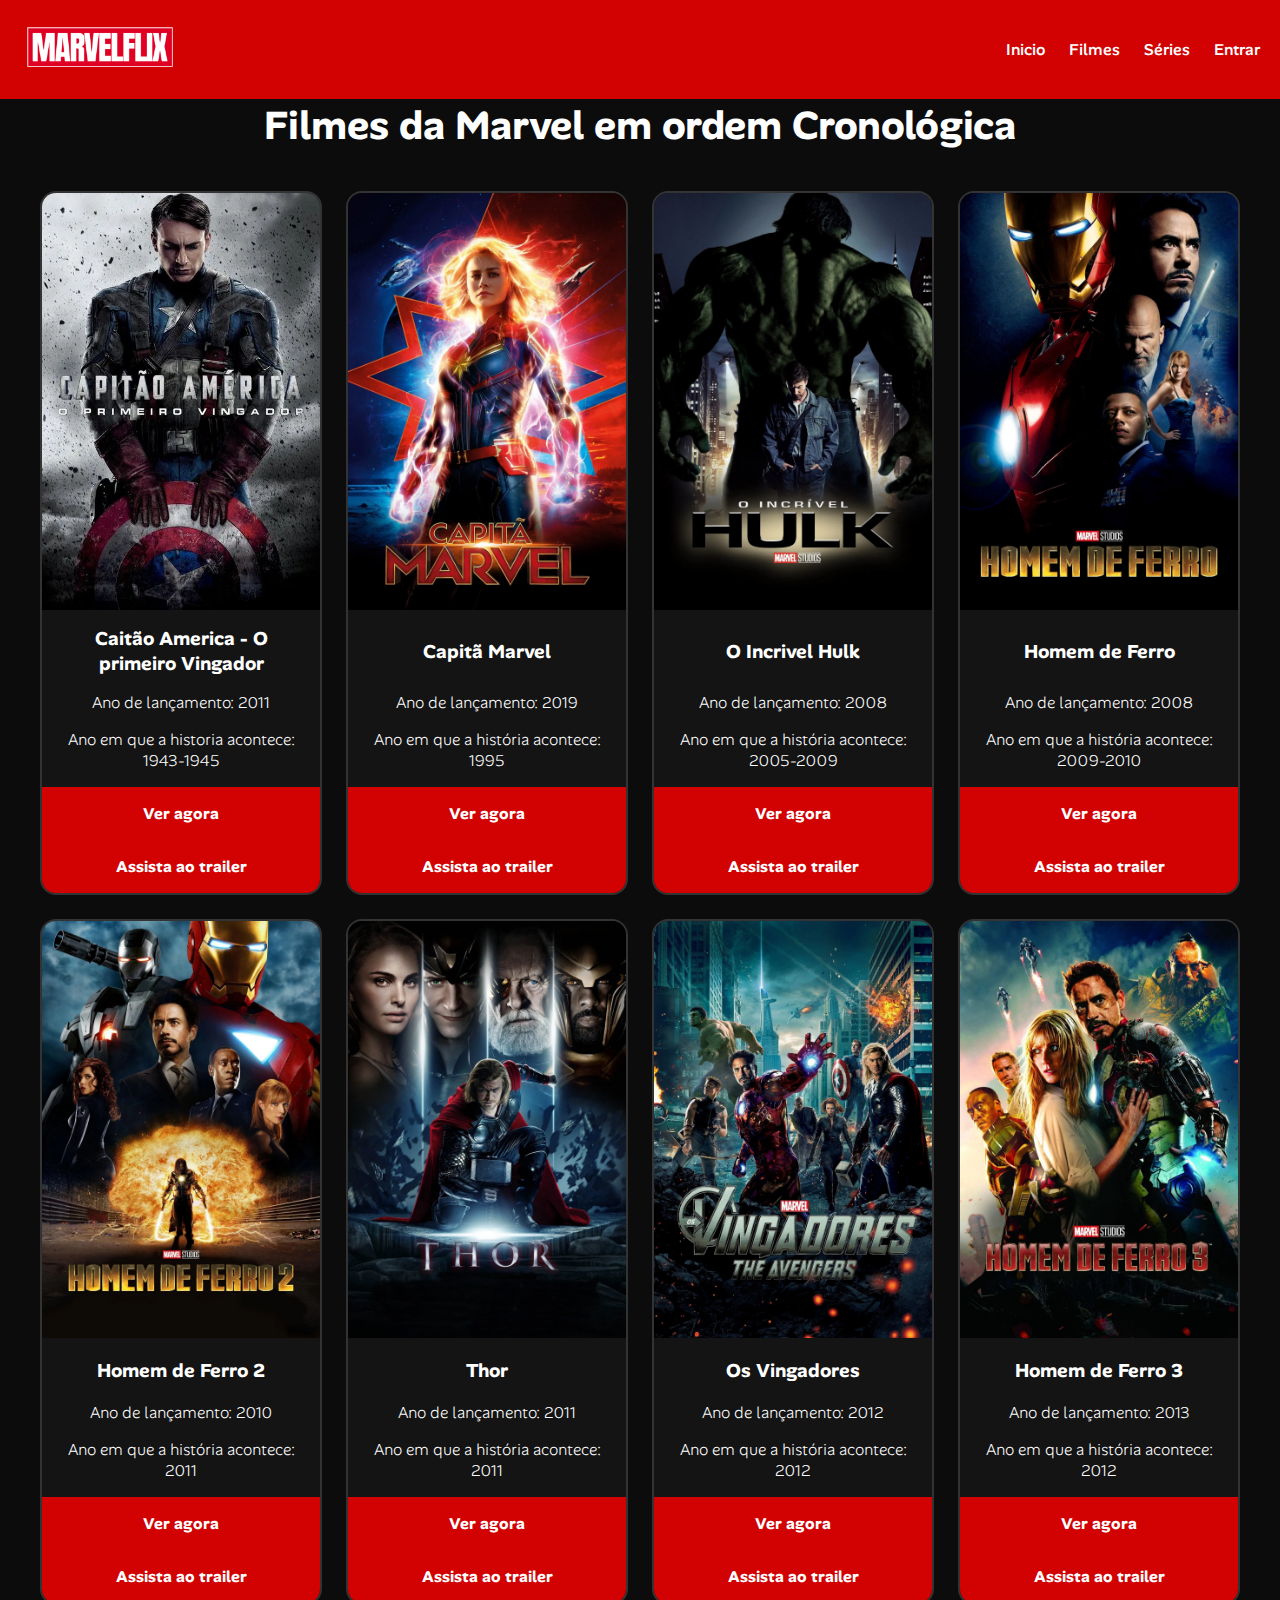
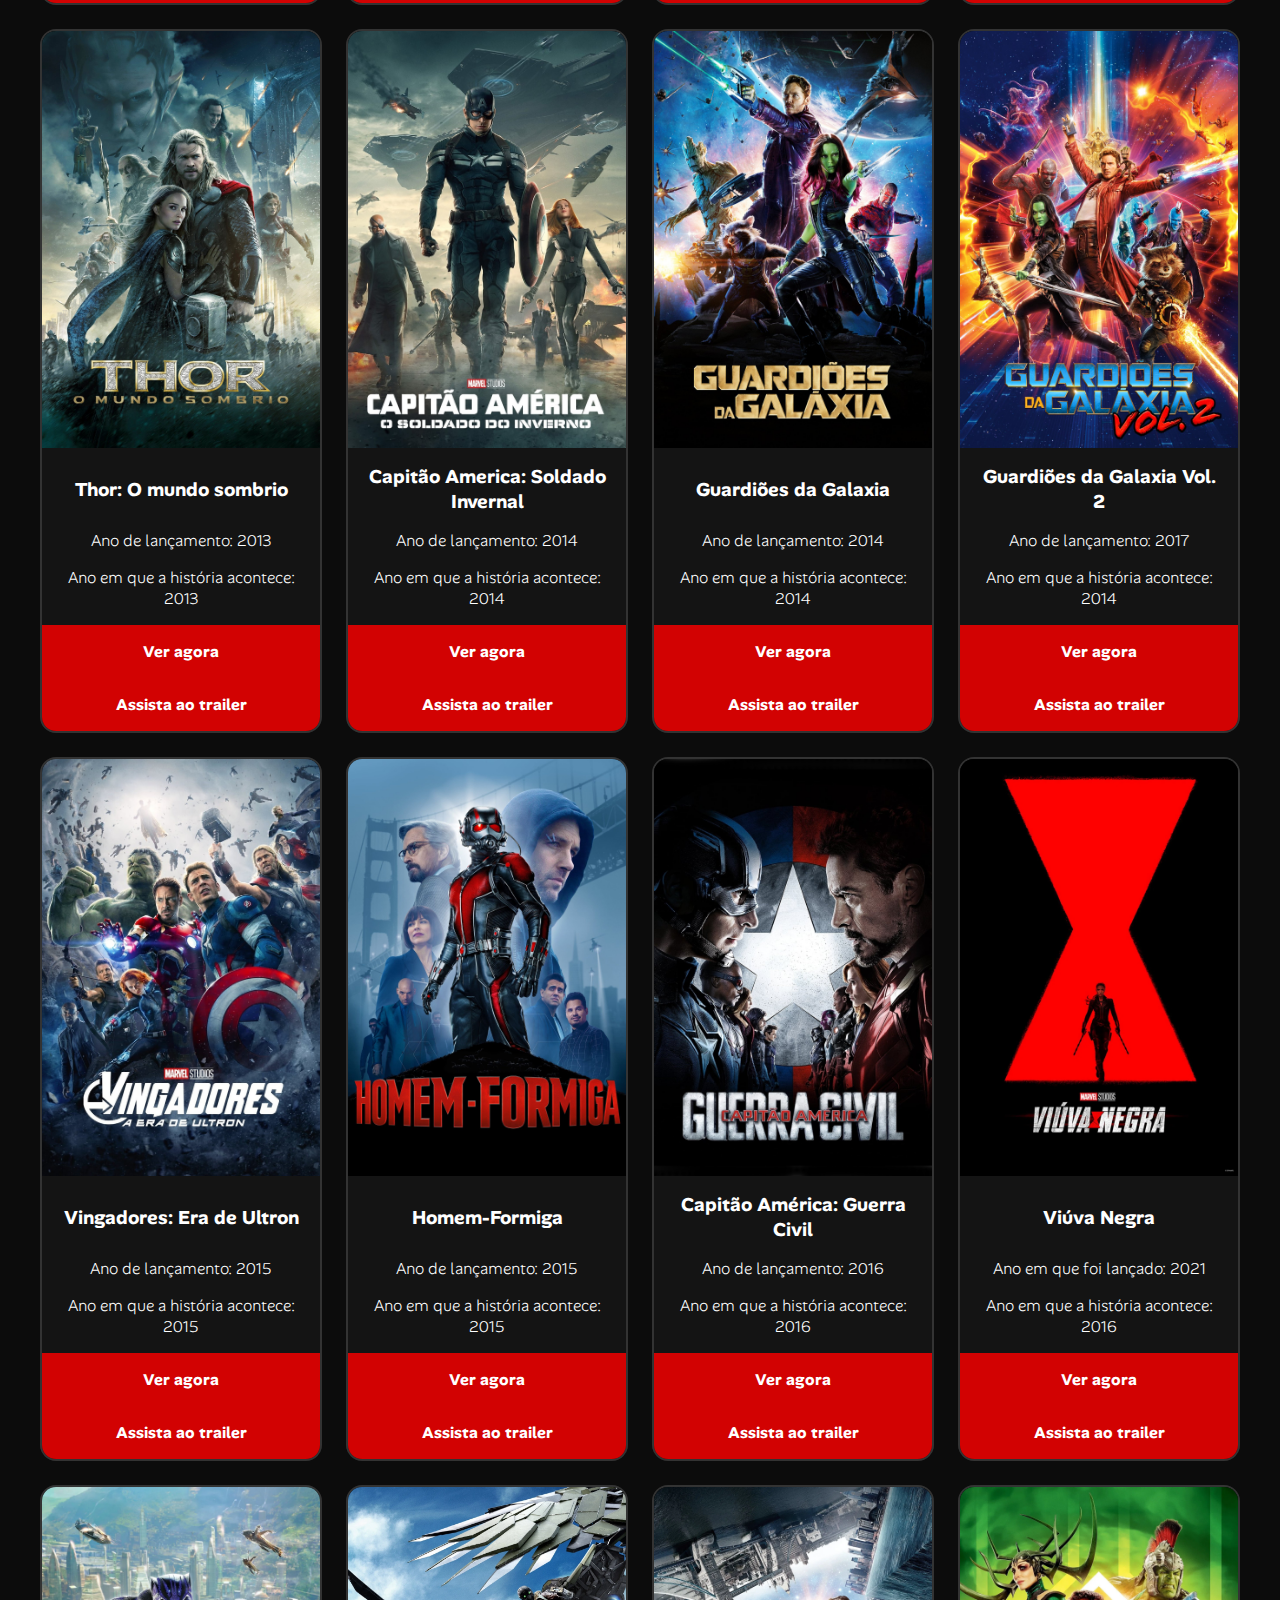
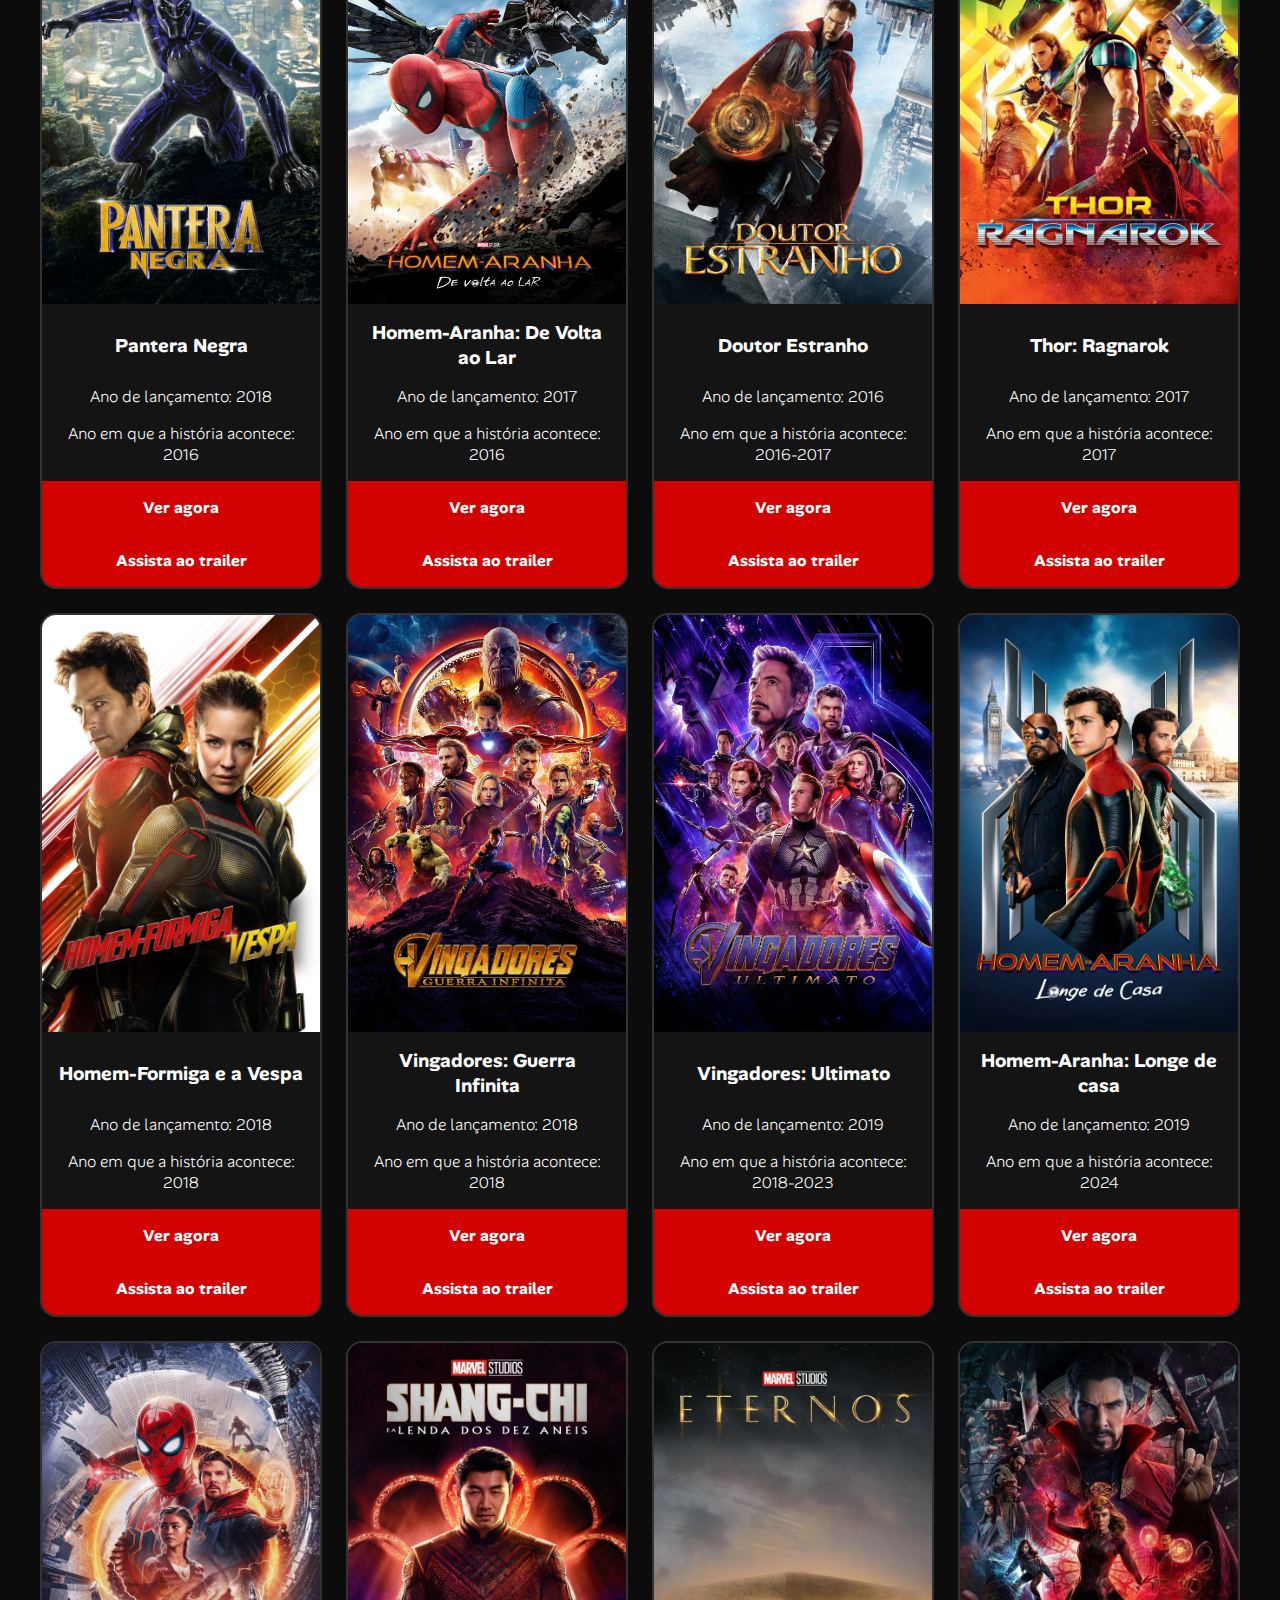
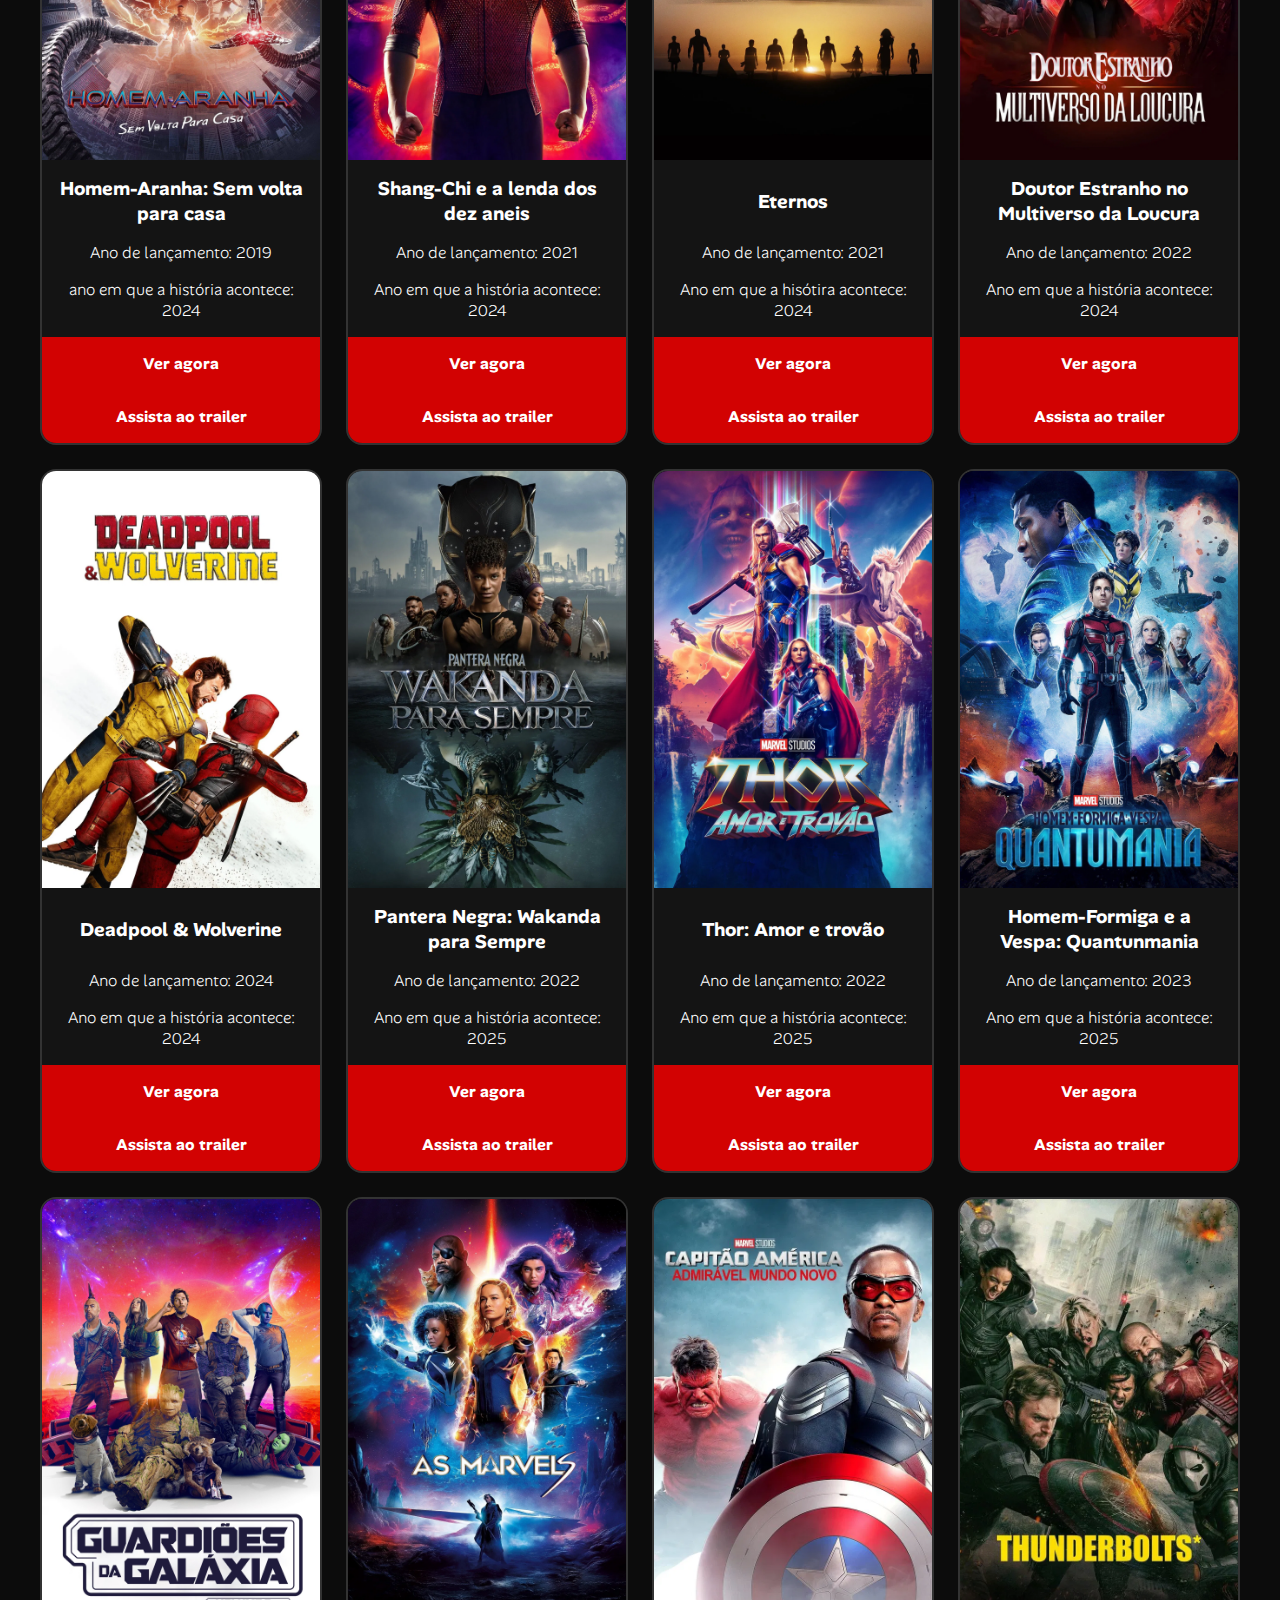
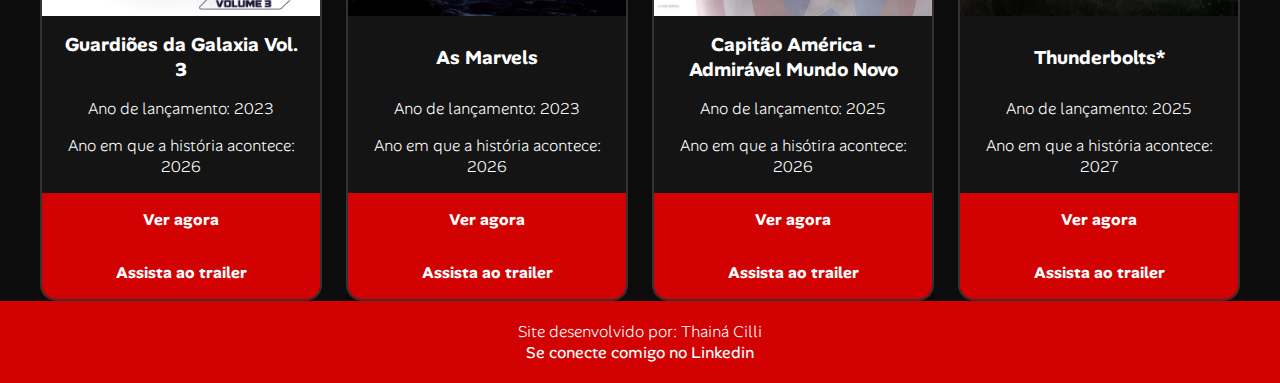
<file: filmes.html>
<!DOCTYPE html>
<html lang="pt-br">
  <head>
    <meta charset="UTF-8" />
    <meta name="viewport" content="width=device-width, initial-scale=1.0" />
    <link rel="stylesheet" href="style.css" />
    <link rel="preconnect" href="https://fonts.googleapis.com">
<link rel="preconnect" href="https://fonts.gstatic.com" crossorigin>
<link href="https://fonts.googleapis.com/css2?family=Alan+Sans:wght@300..900&display=swap" rel="stylesheet">
    <title>Marvelflix - Filmes</title>
  </head>
  <body>
    <header>
      <div class="logo">
        <img src="./img/MARVELFLIX-04-10-2025.png" alt="Logo MarvelFlix">
      </div>
      <nav>
      <ul>
        <li><a href="./index.html">Inicio</a></li>
        <li><a href="./filmes.html">Filmes</a></li>
        <li><a href="./series.html">Séries</a></li>
        <li><a href="./login.html">Entrar</a></li>
      </ul>
      </nav>
    </header>

    <main>
      <!-- Card -->
       <section class="catalogo-filmes">
        <h1>Filmes da Marvel em ordem Cronológica</h1>
        <div class="lista-filmes">

      <div class="card">
        <img
          src="./img/capitao_america_primeiro_vingador.png"
          alt="Caitão America - O primeiro Vingador"/>
        <h2>Caitão America - O primeiro Vingador</h2>
        <p>Ano de lançamento: 2011</p>
        <p>Ano em que a historia acontece: 1943-1945</p>
        <a href="https://www.disneyplus.com/en-gb/browse/entity-8e68c43a-117c-4f4d-b217-0db106a1a614" class="button" target="_blank">Ver agora</a>
        <a href="https://www.youtube.com/watch?v=pAhkM_0gQ-0" class="button" target="_blank">Assista ao trailer</a>
      </div>

      <div class="card">
        <img
          src="./img/capita_marvel.png"
          alt="Capitã Marvel"/>
        <h2>Capitã Marvel</h2>
        <p>Ano de lançamento: 2019</p>
        <p>Ano em que a história acontece: 1995</p>
        <a href="https://www.disneyplus.com/en-gb/browse/entity-1e383a14-1ea6-4345-9ab8-fd37618669af" class="button" target="_blank">Ver agora</a>
        <a href="https://www.youtube.com/watch?v=FV7AxLbHcrE" class="button" target="_blank">Assista ao trailer</a>
      </div>

      <div class="card">
        <img src="./img/o_incrivel_hulk.png" alt="O incrivel Hulk"/>
        <h2>O Incrivel Hulk</h2>
        <p>Ano de lançamento: 2008</p>
        <p>Ano em que a história acontece: 2005-2009</p>
        <a href="https://www.youtube.com/watch?v=GJIJkDC_k_8" class="button" target="blank">Ver agora</a>
        <a href="https://www.youtube.com/watch?v=xbqNb2PFKKA" class="button" target="_blank">Assista ao trailer</a>
      </div>

      <div class="card">
        <img src="./img/homem_de_ferro.png" alt="Homem de Ferro"/>
        <h2>Homem de Ferro</h2>
        <p>Ano de lançamento: 2008</p>
        <p>Ano em que a história acontece: 2009-2010</p>
        <a href="https://www.disneyplus.com/en-gb/browse/entity-0c520152-b81f-4c20-9310-003debd1947e" class="button" target="_blank">Ver agora</a>
        <a href="https://www.youtube.com/watch?v=yP6Hy-FBaw0" class="button" target="_blank">Assista ao trailer</a>
      </div>

      <div class="card">
        <img src="./img/homem_de_ferro_2.png" alt="Homem de Ferro 2"/>
        <h2>Homem de Ferro 2</h2>
        <p>Ano de lançamento: 2010</p>
        <p>Ano em que a história acontece: 2011</p>
        <a href="https://www.disneyplus.com/en-gb/browse/entity-85c5529d-c053-4fa4-9957-4906eb5aedc6" class="button" target="_blank">Ver agora</a>
        <a href="https://www.youtube.com/watch?v=kY60tKj1UM4" class="button" target="_blank">Assista ao trailer</a>
      </div>

      <div class="card">
        <img src="./img/thor.png" alt="Thor"/>
        <h2>Thor</h2>
        <p>Ano de lançamento: 2011</p>
        <p>Ano em que a história acontece: 2011</p>
        <a href="https://www.disneyplus.com/en-gb/browse/entity-479d41e3-8438-4ba4-b93d-8223220e069c" class="button" target="_blank">Ver agora</a>
        <a href="https://www.youtube.com/watch?v=JOddp-nlNvQ" class="button" target="_blank">Assista ao trailer</a>
      </div>

      <div class="card">
        <img src="./img/os_vingadores.png" alt="Os Vingadores"/>
        <h2>Os Vingadores</h2>
        <p>Ano de lançamento: 2012</p>
        <p>Ano em que a história acontece: 2012</p>
        <a href="https://www.disneyplus.com/en-gb/browse/entity-3a5596d6-5133-4a8e-8d21-00e1531a4e0f" class="button" target="_blank">Ver agora</a>
        <a href="https://www.youtube.com/watch?v=6Y6zOSn8ff4" class="button" target="_blank">Assista ao trailer</a>
      </div>

      <div class="card">
        <img src="./img/homem_de_ferro_3.png" alt="Homem de Ferro 3"/>
        <h2>Homem de Ferro 3</h2>
        <p>Ano de lançamento: 2013</p>
        <p>Ano em que a história acontece: 2012</p>
        <a href="https://www.disneyplus.com/en-gb/browse/entity-e8569c2d-85ec-42a4-8811-b2618d494a40" class="button" target="_blank">Ver agora</a>
        <a href="https://www.youtube.com/watch?v=s7MHXDEdjS0" class="button" target="_blank">Assista ao trailer</a>
      </div>

      <div class="card">
        <img src="./img/thor_o_mundo_sombio.png" alt="Thor: O mundo sombrio"/>
        <h2>Thor: O mundo sombrio</h2>
        <p>Ano de lançamento: 2013</p>
        <p>Ano em que a história acontece: 2013</p>
        <a href="https://www.disneyplus.com/en-gb/browse/entity-7c4f4e28-4152-4f64-90ec-8b7f682c33d4" class="button" target="_blank">Ver agora</a>
        <a href="https://www.youtube.com/watch?v=5sUfuOj7zOw" class="button" target="_blank">Assista ao trailer</a>
      </div>

      <div class="card">
        <img src="./img/capitao_america_soldado_invernal.png" alt="Capitão America: Soldado Invernal"/>
        <h2>Capitão America: Soldado Invernal</h2>
        <p>Ano de lançamento: 2014</p>
        <p>Ano em que a história acontece: 2014</p>
        <a href="https://www.disneyplus.com/en-gb/browse/entity-ef333a5c-b855-4d3e-a7d9-d9e142b6dc7d" class="button" target="_blank">Ver agora</a>
        <a href="https://www.youtube.com/watch?v=Fl89Ym_fQJc" class="button" target="_blank">Assista ao trailer</a>
      </div>

      <div class="card">
        <img src="./img/guardioes_da_galaxia.png" alt="Guardiões da Galaxia"/>
        <h2>Guardiões da Galaxia</h2>
        <p>Ano de lançamento: 2014</p>
        <p>Ano em que a história acontece: 2014</p>
        <a href="https://www.disneyplus.com/en-gb/browse/entity-c9ee959b-7249-4a4c-9708-9ffd1ddb00f1" class="button" target="_blank">Ver agora</a>
        <a href="https://www.youtube.com/watch?v=8VN_l57QWyQ" class="button" target="_blank">Assista ao trailer</a>
      </div>

      <div class="card">
        <img src="./img/guardioes_da_galaxia_2.png" alt="Guardiões da Galaxia Vol. 2"/>
        <h2>Guardiões da Galaxia Vol. 2</h2>
        <p>Ano de lançamento: 2017</p>
        <p>Ano em que a história acontece: 2014</p>
        <a href="https://www.disneyplus.com/en-gb/browse/entity-9fcd7087-c151-49dc-aeb9-b2f9943fd4e6" class="button" target="_blank">Ver agora</a>
        <a href="https://www.youtube.com/watch?v=4-i8nTNSQFI" class="button" target="_blank">Assista ao trailer</a>
      </div>

      <div class="card">
        <img src="./img/vingadores_era_de_ultron.png" alt="Vingadores: Era de Ultron"/>
        <h2>Vingadores: Era de Ultron</h2>
        <p>Ano de lançamento: 2015</p>
        <p>Ano em que a história acontece: 2015</p>
        <a href="https://www.disneyplus.com/en-gb/browse/entity-39740da6-d484-471b-8dd7-a70c6151d705" class="button" target="_blank">Ver agora</a>
        <a href="https://www.youtube.com/watch?v=lGO6FcnZ0ek" class="button" target="_blank">Assista ao trailer</a>
      </div>

      <div class="card">
        <img src="./img/homem_formiga.png" alt="Homem-Formiga"/>
        <h2>Homem-Formiga</h2>
        <p>Ano de lançamento: 2015</p>
        <p>Ano em que a história acontece: 2015</p>
        <a href="https://www.disneyplus.com/en-gb/browse/entity-af42798c-b9db-457f-b748-5e1f029c1ece" class="button" target="_blank">Ver agora</a>
        <a href="https://www.youtube.com/watch?v=wITUolzfkwI" class="button" target="_blank">Assista ao trailer</a>
      </div>

      <div class="card">
        <img src="./img/capitão_america_guerra_civil.png" alt="Capitão América: Guerra Civil"/>
        <h2>Capitão América: Guerra Civil</h2>
        <p>Ano de lançamento: 2016</p>
        <p>Ano em que a história acontece: 2016</p>
        <a href="https://www.disneyplus.com/en-gb/browse/entity-2fe7e94e-8b24-4a75-8fc8-969c2a16959e" class="button" target="_blank">Ver agora</a>
        <a href="youtube.com/watch?v=FRLYZn5PGuA&pp=ygUlY2FwaXTDo28gYW1lcmljYSBndWVycmEgY2l2aWwgdHJhaWxlcg%3D%3D" class="button" target="_blank">Assista ao trailer</a>
      </div>

      <div class="card">
        <img src="./img/viuva_negra.png" alt="Viúva Negra"/>
        <h2>Viúva Negra</h2>
        <p>Ano em que foi lançado: 2021</p>
        <p>Ano em que a história acontece: 2016</p>
        <a href="https://www.disneyplus.com/en-gb/browse/entity-d9cd6bd1-bcf8-4a3b-8f92-0fdd4f79ac08" class="button" target="_blank">Ver agora</a>
        <a href="youtube.com/watch?v=BotTBc1x7M4&pp=ygUTdml1dmEgbmVncmEgdHJhaWxlcg%3D%3D" class="button" target="_blank">Assista ao trailer</a>
      </div>

      <div class="card">
        <img src="./img/pantera_negra.png" alt="Pantera Negra"/>
        <h2>Pantera Negra</h2>
        <p>Ano de lançamento: 2018</p>
        <p>Ano em que a história acontece: 2016</p>
        <a href="https://www.disneyplus.com/en-gb/browse/entity-8904b1b5-da2c-4ff1-b389-dc81825559fd" class="button" target="_blank">Ver agora</a>
        <a href="youtube.com/watch?v=wL4a4MafSjQ&pp=ygUVcGFudGVyYSBuZWdyYSB0cmFpbGVy" class="button" target="_blank">Assista ao trailer</a>
      </div>

      <div class="card">
        <img src="./img/homem_aranha_de_volta_pra_casa.png" alt="Homem-Aranha: De Volta ao Lar"/>
        <h2>Homem-Aranha: De Volta ao Lar</h2>
        <p>Ano de lançamento: 2017</p>
        <p>Ano em que a história acontece: 2016</p>
        <a href="https://www.primevideo.com/dp/amzn1.dv.gti.b8ae7ac5-df1a-918c-02be-56fea135a055?autoplay=0&ref_=atv_cf_strg_wb" class="button" target="_blank">Ver agora</a>
        <a href="youtube.com/watch?v=2x-2iYxgMFU&pp=ygUkaG9tZW0gYXJhbmhhIHRyYWlsZXIgZGUgdm9sdGEgYW8gbGFy" class="button" target="_blank">Assista ao trailer</a>
      </div>

      <div class="card">
        <img src="./img/doutor_estranho.png" alt="Doutor Estranho"/>
        <h2>Doutor Estranho</h2>
        <p>Ano de lançamento: 2016</p>
        <p>Ano em que a história acontece: 2016-2017</p>
        <a href="https://www.disneyplus.com/en-gb/browse/entity-43a741e8-2369-4577-9bec-ef94f4aaae0b" class="button" target="_blank">Ver agora</a>
        <a href="https://www.youtube.com/watch?v=YUfWrIcX4zw" class="button" target="_blank">Assista ao trailer</a>
      </div>  

      <div class="card">
        <img src="./img/thor_ragnarok.png" alt="Thor: Ragnarok"/>
        <h2>Thor: Ragnarok</h2>
        <p>Ano de lançamento: 2017</p>
        <p>Ano em que a história acontece: 2017</p>
        <a href="https://www.disneyplus.com/en-gb/browse/entity-766280de-0c00-4781-a388-2c85c5b4e259" class="button" target="_blank">Ver agora</a>
        <a href="youtube.com/watch?v=UvNnqWLruXA&pp=ygUfdGhvciByYWduYXJvayB0cmFpbGVyIGxlZ2VuZGFkbw%3D%3D" class="button" target="_blank">Assista ao trailer</a>
      </div>

      <div class="card">
        <img src="./img/homem_formiga_e_a_vespa.png" alt="Homem-Formiga e a Vespa"/>
        <h2>Homem-Formiga e a Vespa</h2>
        <p>Ano de lançamento: 2018</p>
        <p>Ano em que a história acontece: 2018</p>
        <a href="https://www.disneyplus.com/en-gb/browse/entity-3533ca7b-e187-4bf5-a65c-7c903cd2d4ad" class="button" target="_blank">Ver agora</a>
        <a href="youtube.com/watch?v=0HGBv7s1Y7E&pp=ygUeaG9tZW0gZm9ybWlnYSBlIGEgdmVwYSB0cmFpbGVy" class="button" target="_blank">Assista ao trailer</a>
      </div>

      <div class="card">
        <img src="./img/vingadores_guerra_infinita.png" alt="Vingadores: Guerra Infinita"/>
        <h2>Vingadores: Guerra Infinita</h2>
        <p>Ano de lançamento: 2018</p>
        <p>Ano em que a história acontece: 2018</p>
        <a href="https://www.disneyplus.com/en-gb/browse/entity-9a136e06-852a-41bf-b71d-fa061cb43225" class="button" target="_blank">Ver agora</a>
        <a href="https://www.youtube.com/watch?v=3BXq73F2_z4" class="button" target="_blank">Assista ao trailer</a>
      </div>

      <div class="card">
        <img src="./img/vingadores_ultimato.png" alt="Vingadores: Ultimato"/>
        <h2>Vingadores: Ultimato</h2>
        <p>Ano de lançamento: 2019</p>
        <p>Ano em que a história acontece: 2018-2023</p>
        <a href="https://www.disneyplus.com/en-gb/browse/entity-b39aa962-be56-4b09-a536-98617031717f" class="button" target="_blank">Ver agora</a>
        <a href="https://www.youtube.com/watch?v=PgrmbRID0eY" class="button" target="_blank">Assista ao trailer</a>
      </div>
      
      <div class="card">
        <img src="./img/homem_aranha_longe_de_casa.png" alt="Homem-Aranha: Longe de casa"/>
        <h2>Homem-Aranha: Longe de casa</h2>
        <p>Ano de lançamento: 2019</p>
        <p>Ano em que a história acontece: 2024</p>
        <a href="https://www.primevideo.com/dp/amzn1.dv.gti.bab5dba3-e2d0-4ce8-d520-961b4db0be7a?autoplay=0&ref_=atv_cf_strg_wb" class="button" target="_blank">Ver agora</a>
        <a href="https://www.youtube.com/watch?v=L8qtbebt-y0" class="button" target="_blank">Assista ao trailer</a>
      </div>

      <div class="card">
        <img src="./img/Homem_aranha_sem_volta_pra_casa.png" alt="Homem-Aranha: Sem volta para casa"/>
        <h2>Homem-Aranha: Sem volta para casa</h2>
        <p>Ano de lançamento: 2019</p>
        <p>ano em que a história acontece: 2024</p>
        <a href="https://www.primevideo.com/-/pt/detail/Homem-Aranha-Sem-Volta-para-Casa/0GC8T3GTI8I9NMQUCNXJ8BLPK7" class="button" target="_blank">Ver agora</a>
        <a href="https://www.youtube.com/watch?v=pQFb4-7raMs" class="button"
        target="_blank">Assista ao trailer</a>
      </div>

      <div class="card">
        <img src="./img/shang_chi_e_a_lenda_dos_dez_aneis.png" alt="Shang-Chi e a lenda dos dez aneis"/>
        <h2>Shang-Chi e a lenda dos dez aneis</h2>
        <p>Ano de lançamento: 2021</p>
        <p>Ano em que a história acontece: 2024</p>
        <a href="https://www.disneyplus.com/en-gb/browse/entity-92243dd0-bcfe-4365-ae76-1fa3cf1a2ab9" class="button" target="_blank">Ver agora</a>
        <a href="https://www.youtube.com/watch?v=jLqtjc8fPQA" class="button" target="_blank">Assista ao trailer</a>
      </div>

      <div class="card">
        <img src="./img/eternos.png" alt="Eternos"/>
        <h2>Eternos</h2>
        <p>Ano de lançamento: 2021</p>
        <p>Ano em que a hisótira acontece: 2024</p>
        <a href="https://www.disneyplus.com/en-gb/browse/entity-b042efa2-6650-48fd-bf35-ea285a5a5649" class="button" target="_blank">Ver agora</a>
        <a href="https://www.youtube.com/watch?v=lRrSFvZUgGw" class="button" target="_blank">Assista ao trailer</a>
      </div>

      <div class="card">
        <img src="./img/doutor_estranho_multiverso_da_loucura.png" alt="Doutor Estranho no Multiverso da Loucura"/>
        <h2>Doutor Estranho no Multiverso da Loucura</h2>
        <p>Ano de lançamento: 2022</p>
        <p>Ano em que a história acontece: 2024</p>
        <a href="https://www.disneyplus.com/en-gb/browse/entity-2f51b691-b22a-42be-9c19-6bbabd2563e4" class="button" target="_blank">Ver agora</a>
        <a href="https://www.youtube.com/watch?v=QNKqTtc3MZs" class="button" target="_blank">Assista ao trailer</a>
      </div>

      <div class="card">
        <img src="./img/deadpool_e_wolverine.png" alt="Deadpool & Wolverine"/>
        <h2>Deadpool & Wolverine</h2>
        <p>Ano de lançamento: 2024</p>
        <p>Ano em que a história acontece: 2024</p>
        <a href="https://www.disneyplus.com/en-gb/browse/entity-120ae1e6-2240-4924-a4ce-f8de6e28b0b1" class="button" target="_blank">Ver agora</a>
        <a href="https://www.youtube.com/watch?v=K6lJSJXSdfI" class="button" target="_blank">Assista ao trailer</a>
      </div>
      
      <div class="card">
        <img src="./img/pantera_negra_wakanda_para_sempre.png" alt="Pantera Negra: Wakanda para Sempre"/>
        <h2>Pantera Negra: Wakanda para Sempre</h2>
        <p>Ano de lançamento: 2022</p>
        <p>Ano em que a história acontece: 2025</p>
        <a href="https://www.disneyplus.com/en-gb/browse/entity-86e14fdb-3841-4282-ad38-07c8c4aab4b6" class="button" target="_blank">Ver agora</a>
        <a href="https://www.youtube.com/watch?v=gotRAlASXmY" class="button" target="_blank">Assista ao trailer</a>
      </div>
      

      <div class="card">
        <img src="./img/thor_amor_e_trovão.png" alt="Thor: Amor e trovão"/>
        <h2>Thor: Amor e trovão</h2>
        <p>Ano de lançamento: 2022</p>
        <p>Ano em que a história acontece: 2025</p>
        <a href="https://www.disneyplus.com/en-gb/browse/entity-0007d7a0-2515-411e-9294-2de6a7b8d00e" class="button" target="_blank">Ver agora</a>
        <a href="https://www.disneyplus.com/en-gb/browse/entity-0007d7a0-2515-411e-9294-2de6a7b8d00e" class="button" target="_blank">Assista ao trailer</a>
      </div>

      <div class="card">
        <img src="./img/homem_formiga_e_a_vespa_quantumania.png" alt="Homem-Formiga e a Vespa: Quantunmania"/>
        <h2>Homem-Formiga e a Vespa: Quantunmania</h2>
        <p>Ano de lançamento: 2023</p>
        <p>Ano em que a história acontece: 2025</p>
        <a href="https://www.disneyplus.com/en-gb/browse/entity-eb1453f3-48aa-4af0-85f5-8ca4916c7415" class="button" target="_blank">Ver agora</a>
        <a href="https://www.youtube.com/watch?v=Wiqx2kJ8kjk" class="button" target="_blank">Assista ao trailer</a>
      </div>
      
      <div class="card">
        <img src="./img/guardioes_da_galaxia_3.png" alt="Guardiões da Galaxia Vol. 3">
        <h2>Guardiões da Galaxia Vol. 3</h2>
        <p>Ano de lançamento: 2023</p>
        <p>Ano em que a história acontece: 2026</p>
        <a href="https://www.disneyplus.com/en-gb/browse/entity-820f0ded-3254-42c5-a7e4-7c044ff6dd65" class="button" target="_blank">Ver agora</a>
        <a href="https://www.youtube.com/watch?v=tqot0Ws2wFs" class="button" target="_blank">Assista ao trailer</a>
      </div>

      <div class="card">
        <img src="./img/as_marvels.png" alt="As Marvels"/>
        <h2>As Marvels</h2>
        <p>Ano de lançamento: 2023</p>
        <p>Ano em que a história acontece: 2026</p>
        <a href="https://www.disneyplus.com/en-gb/browse/entity-75c90eca-8969-4edb-ac1a-7165cff2671c" class="button" target="_blank">Ver agora</a>
        <a href="https://www.youtube.com/watch?v=y3r0_JVYOZY" class="button" target="_blank">Assista ao trailer</a>
      </div>

      <div class="card">
        <img src="./img/capitao_america_admiravel_mundo_novo.png" alt="Capitão América - Admirável Mundo Novo"/>
        <h2>Capitão América - Admirável Mundo Novo</h2>
        <p>Ano de lançamento: 2025</p>
        <p>Ano em que a hisótira acontece: 2026</p>
        <a href="https://www.disneyplus.com/en-gb/browse/entity-3064ac7f-ef4d-4f89-b92f-b5524da92a72" class="button" target="_blank">Ver agora</a>
        <a href="https://www.youtube.com/watch?v=TqRecKtBOLA" class="button" target="_blank">Assista ao trailer</a>
      </div>

      <div class="card">
        <img src="./img/thunderbolts.png" alt="Thunderbolts*">
        <h2>Thunderbolts*</h2>
        <p>Ano de lançamento: 2025</p>
        <p>Ano em que a história acontece: 2027</p>
        <a href="https://www.disneyplus.com/en-gb/browse/entity-f51dce23-7d8f-490a-9f0c-be1b5432c2a9" class="button" target="_blank">Ver agora</a>
        <a href="https://www.youtube.com/watch?v=NB869hDRLgs" class="button" target="_blank">Assista ao trailer</a>
      </div>

      </div>
      </section>
    </main>  
    <footer>
    <h3>Site desenvolvido por: Thainá Cilli </h3>
    <a href="https://www.linkedin.com/in/thain%C3%A1-cilli-tartaro/">Se conecte comigo no Linkedin</a>
  </footer>
  </body>

</html>
</file>
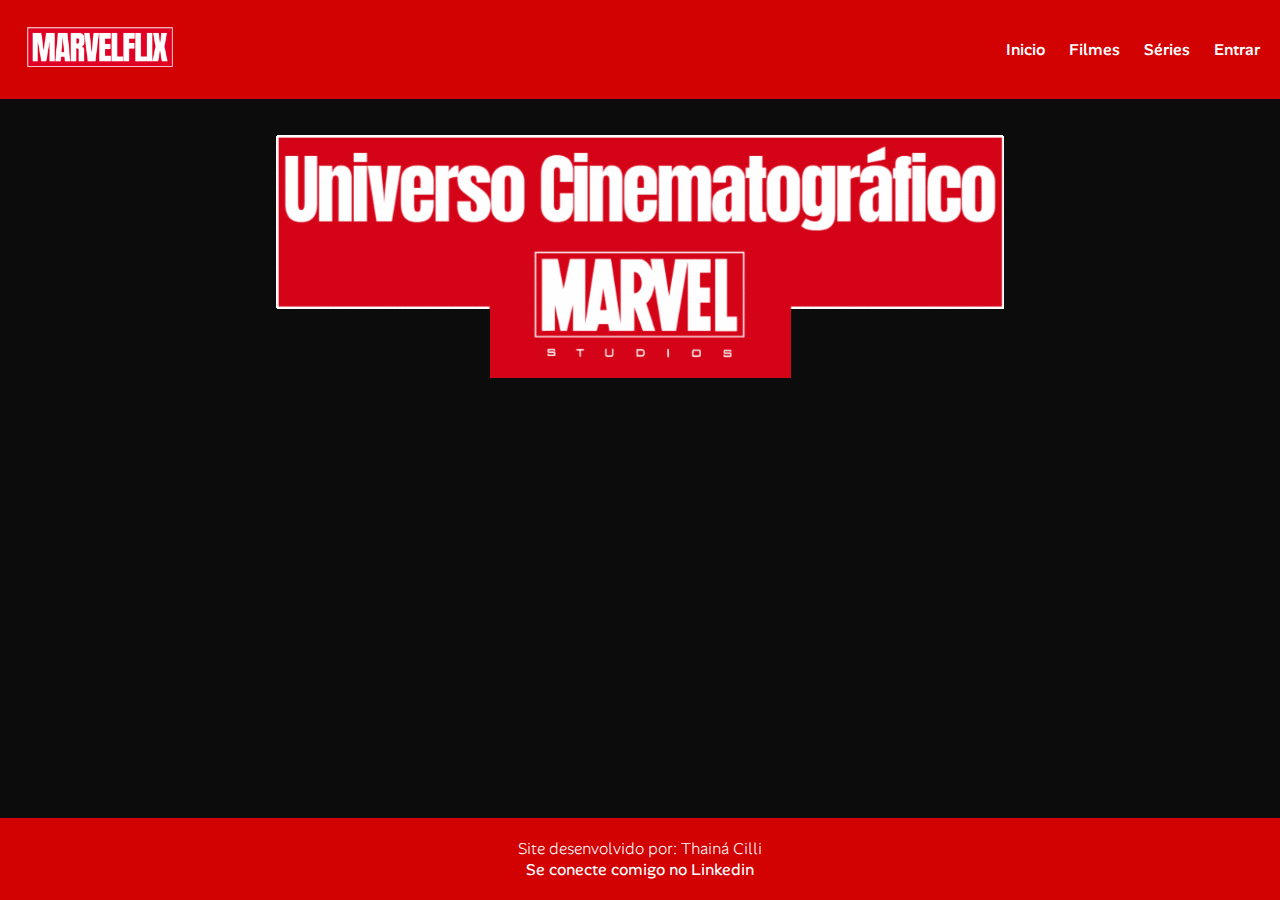
<file: home.html>
<!DOCTYPE html>
<html lang="pt-BR">
<head>
    <meta charset="UTF-8">
    <meta name="viewport" content="width=device-width, initial-scale=1.0">
    <link rel="stylesheet" href="style.css" />
    <link rel="preconnect" href="https://fonts.googleapis.com">
<link rel="preconnect" href="https://fonts.gstatic.com" crossorigin>
<link href="https://fonts.googleapis.com/css2?family=Alan+Sans:wght@300..900&display=swap" rel="stylesheet">
    <title>Marvelflix</title>
</head>
<body>
    <header>
      <div class="logo">
        <img src="./img/MARVELFLIX-04-10-2025.png" alt="Logo MarvelFlix">
      </div>
      <nav>
      <ul>
        <li><a href="./home.html">Inicio</a></li>
        <li><a href="./index.html">Filmes</a></li>
        <li><a href="">Séries</a></li>
        <li><a href="./login.html">Entrar</a></li>
      </ul>
      </nav>
    </header>
    <main>
        <div class="banner">
            <img src="./img/Marvel_gif.gif" alt="Marvel - Universo Cinematográfico">
        </div>
    </main>
    <footer>
    <h3>Site desenvolvido por: Thainá Cilli</h3>
    <a href="https://www.linkedin.com/in/thain%C3%A1-cilli-tartaro/">Se conecte comigo no Linkedin</a>
  </footer>
</body>
</html>
</file>
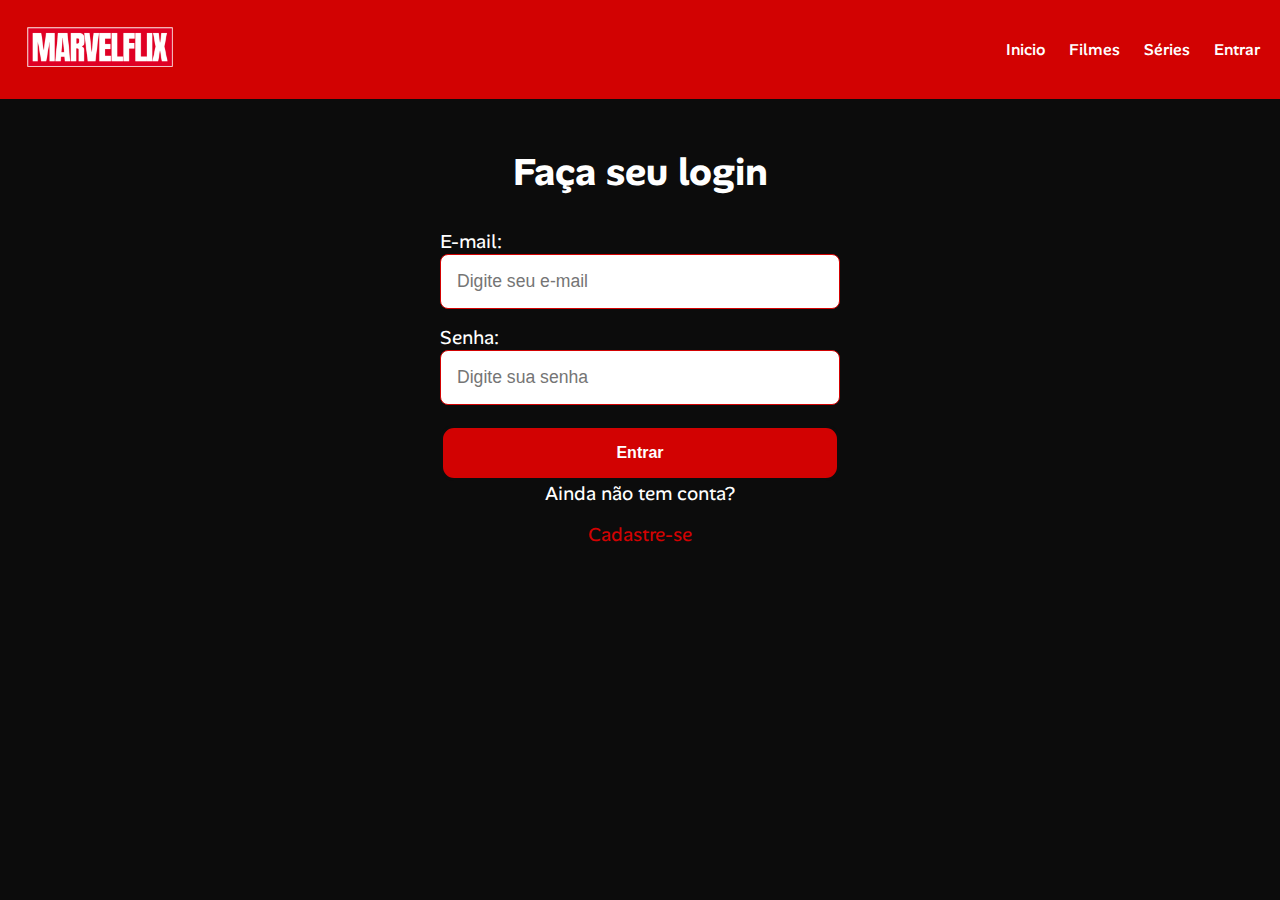
<file: login.html>
<!DOCTYPE html>
<html lang="pt-BR">
<head>
    <meta charset="UTF-8">
    <meta name="viewport" content="width=device-width, initial-scale=1.0">
    <link rel="stylesheet" href="style.css"/>
    <link rel="preconnect" href="https://fonts.googleapis.com">
<link rel="preconnect" href="https://fonts.gstatic.com" crossorigin>
<link href="https://fonts.googleapis.com/css2?family=Alan+Sans:wght@300..900&display=swap" rel="stylesheet">
    <title>Login Marvelflix</title>
</head>
<body>
    <header>
        <div class="logo">
          <img src="./img/MARVELFLIX-04-10-2025.png" alt="Logo MarvelFlix">
        </div>
        <nav>
        <ul>
          <li><a href="./index.html">Inicio</a></li>
          <li><a href="./filmes.html">Filmes</a></li>
          <li><a href="">Séries</a></li>
          <li><a href="./login.html">Entrar</a></li>
        </ul>
        </nav>
        </header>

    <main>
        <section class="login">
        <h1>Faça seu login</h1>
        <form>
            <label for="email">E-mail:</label>
            <input type="email" id="email" placeholder="Digite seu e-mail">
            <label for="senha">Senha:</label>
            <input type="password" id="senha" placeholder="Digite sua senha">
            <button type="submit">Entrar</button>
        </form>
        <p>Ainda não tem conta?</p>
        <a href="">Cadastre-se</a>
        </section>
    </main>
</body>

</html>
</file>
<file: style.css>
* {
  margin: 0;
  padding: 0;
  box-sizing: border-box;
}

body {
  font-family: "Alan Sans", sans-serif;
  background-color: #0c0c0c;
  color: white;
  min-height: 100vh;
  display: flex;
  flex-direction: column;
}

header {
  background-color: rgb(210, 2, 2);
  padding: 1.25rem;
  display: flex;
  justify-content: space-between;
  align-items: center;
  width: 100%;
  gap: 1.5rem;
  flex-wrap: wrap;
}
header nav ul {
  display: flex;
  list-style: none;
  flex-wrap: wrap;
  gap: 1.5rem;
  align-items: center;
  justify-content: center;
}
header nav ul li a {
  color: white;
  text-decoration: none;
  font-weight: 500;
  transition: opacity 0.3s ease;
}
header nav ul li a:hover {
  opacity: 0.8;
}

.logo img {
  width: 10rem;
}

main {
  flex-grow: 1;
  padding: 2.5 rem 1.25rem;
}

.banner {
  display: flex;
  justify-content: center;
  margin-bottom: 2rem;
}
.banner img {
  max-width: 100%;
  height: auto;
}

.sobre {
  margin-top: 4rem;
  display: flex;
  text-align: center;
  flex-direction: column;
}
.sobre a {
  text-decoration: none;
  color: rgb(210, 2, 2);
}

.fundo {
  background-image: url(../img/fundo_marvel.jpg) !important;
  background-size: cover !important;
  background-position: center !important;
  background-repeat: no-repeat !important;
  height: 100vh !important;
  width: 100vw !important;
  display: flex;
  align-items: center;
  justify-content: center;
}
.fundo h1 {
  font-size: clamp(4rem, 10vw, 10rem);
  color: white;
  font-weight: 900;
  text-shadow: 2px 2px 0 black, -2px -2px 0 black;
}

.main-sem-padding {
  padding: 0 !important;
}

.catalogo-filmes h1 {
  text-align: center;
  margin-bottom: 2.5rem;
  color: white;
  font-size: 2.5rem;
}

.lista-filmes {
  display: grid;
  grid-template-columns: repeat(auto-fit, minmax(280px, 1fr));
  gap: 1.5rem;
  max-width: 1200px;
  margin: 0 auto;
}

.card {
  background: #141414;
  border-radius: 1rem;
  overflow: hidden;
  transition: all 0.3s ease;
  border: 2px solid #333;
  display: flex;
  flex-direction: column;
}
.card:hover {
  transform: translate(-10px);
  border-color: rgb(210, 2, 2);
  box-shadow: 0 10px rgba(210, 2, 2, 0.3);
}
.card img {
  width: 100%;
  -o-object-fit: cover;
     object-fit: cover;
  background-color: #0c0c0c;
  aspect-ratio: 2/3;
}
.card h2 {
  color: white;
  padding: 1rem;
  font-size: 1.2rem;
  text-align: center;
  flex-grow: 1;
  min-height: 4rem;
  display: flex;
  align-items: center;
  justify-content: center;
}
.card p {
  font-size: 0.8;
  padding: 0 1rem 1rem;
  font-weight: lighter;
  text-align: center;
}
.card .button {
  background-color: rgb(210, 2, 2);
  color: white;
  border: none;
  padding: 1rem;
  width: 100%;
  font-size: 1rem;
  font-weight: bold;
  cursor: pointer;
  transition: background-color 0.3s ease;
  margin-top: auto;
  text-decoration: none;
  display: inline-block;
  text-align: center;
  box-sizing: border-box;
}
.card .button:hover {
  color: white;
  background-color: rgb(159.4811320755, 1.5188679245, 1.5188679245);
}

footer {
  background-color: rgb(210, 2, 2);
  padding: 1.25rem;
  text-align: center;
  margin-top: auto;
  width: 100%;
}
footer h3 {
  font-size: 1rem;
  font-weight: lighter;
}
footer a {
  color: white;
  text-decoration: none;
}

.login {
  display: flex;
  flex-direction: column;
  align-items: center;
  font-size: 1.2rem;
  padding: 3rem 1rem;
}
.login h1 {
  text-align: center;
  margin-bottom: 2rem;
}
.login form {
  display: flex;
  flex-direction: column;
  width: 100%;
  max-width: 400px;
}
.login input {
  width: 100%;
  padding: 1rem;
  font-size: 1.1rem;
  border: 1px solid rgb(210, 2, 2);
  border-radius: 0.5rem;
  margin-bottom: 1rem;
}
.login a {
  color: rgb(210, 2, 2);
  text-decoration: none;
  text-align: center;
  margin-top: 1rem;
}
.login button {
  background-color: rgb(210, 2, 2);
  color: white;
  border: solid #0c0c0c;
  padding: 1rem;
  width: 100%;
  font-size: 1rem;
  font-weight: bold;
  margin-top: 4px;
  text-decoration: none;
  display: inline-block;
  text-align: center;
  box-sizing: border-box;
  border-radius: 14px;
  cursor: pointer;
}
.login button:hover {
  color: white;
  background-color: rgb(159.4811320755, 1.5188679245, 1.5188679245);
  transition: 0.4s;
}

@media (max-width: 768px) {
  header {
    flex-direction: column;
    gap: 1.5rem;
    padding: 1.5rem;
  }
  footer {
    flex-direction: column;
    gap: 1.5rem;
    text-align: center;
  }
}/*# sourceMappingURL=style.css.map */
</file>
